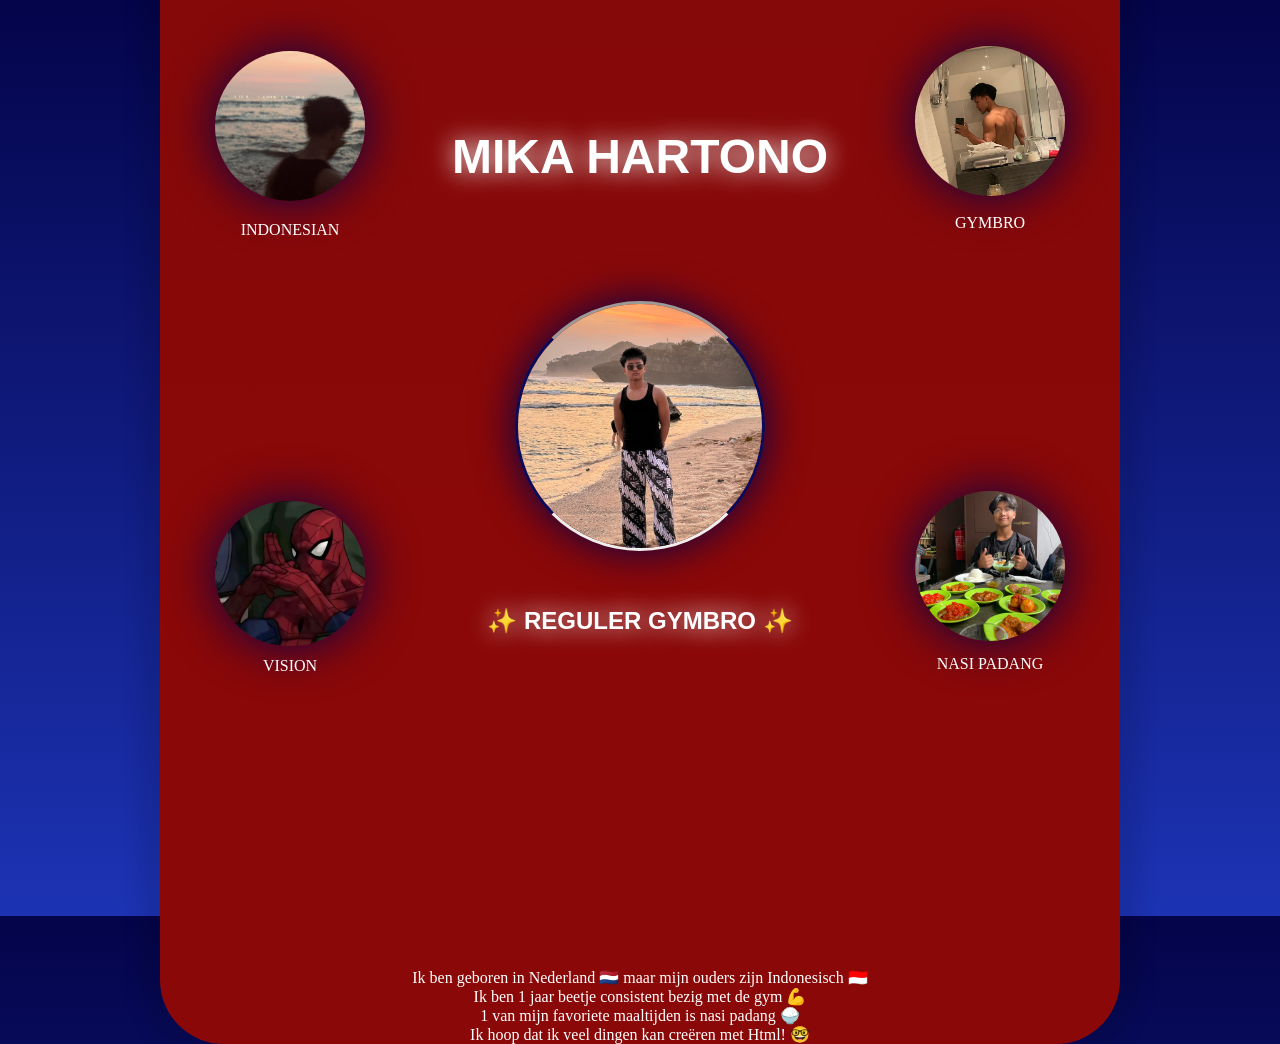
<file: index.html>
<!DOCTYPE html>
<html lang="nl">
     <head>
        <meta charset="UTF-8">
        <meta name="viewport" content="width=device-width, initial-scale=1.0">
        <title>FDND Maik's visite kaartje</title>
        <link rel="stylesheet" href="styles/style.css">
    </head>
     
<body>

    <article>

        <header>

            <h1>MIKA HARTONO</h1>
    
            <h2>✨ REGULER GYMBRO ✨</h2>

        </header>

        <img id="foto-pantai" src="scripts/pantai.jpg" alt="pantai">

        <img id="foto-vision" src="scripts/vision.jpg" alt="vision">

        <img id="foto-backpica" src="scripts/backpica.jpg" alt="backpica">

        <img id="foto-spiderman" src="scripts/spiderman.jpg" alt="spiderman">

        <img id="foto-nasipadang" src="scripts/nasipadang.jpg" alt="nasipadang">
    
        <p1> INDONESIAN </p1>
        <p2> GYMBRO </p2>
        <P3> VISION </P3>
        <P4> NASI PADANG </P4>

        <ul1>Ik ben geboren in Nederland 🇳🇱 maar mijn ouders zijn Indonesisch 🇮🇩</ul1>
        <ul2>Ik ben 1 jaar beetje consistent bezig met de gym 💪</ul2>
        <ul3>1 van mijn favoriete maaltijden is nasi padang 🍚</ul3>
        <ul4>Ik hoop dat ik veel dingen kan creëren met Html! 🤓</ul4>

    </article>

</body>

</html>
</file>
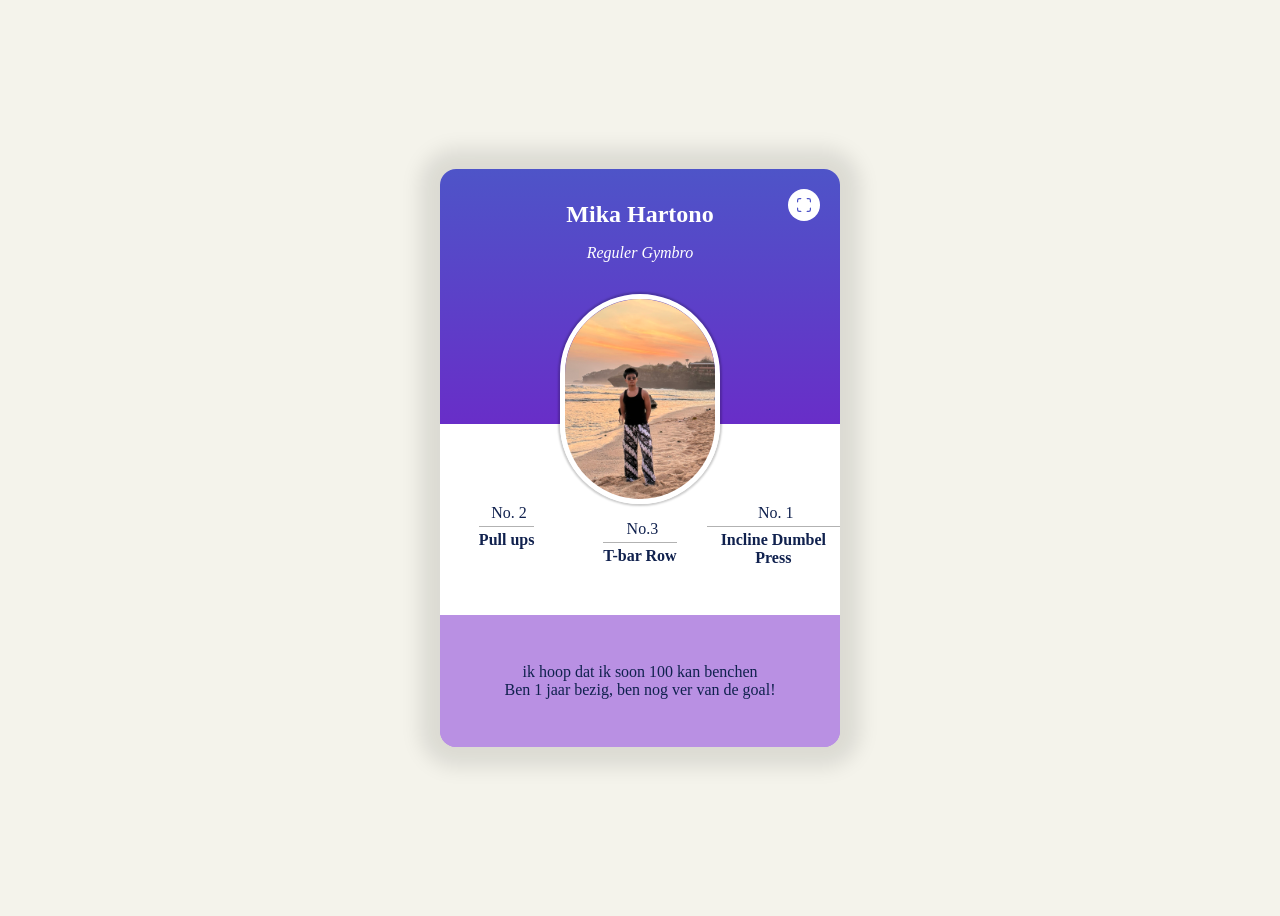
<file: old/index.html>
<!DOCTYPE html>
<html lang="nl">
  <head>
    <meta charset="UTF-8">
    <meta name="viewport" content="width=device-width, initial-scale=1.0">
    <title>FDND Visitekaartje</title>
    <link rel="stylesheet" href="styles/style.css">
  </head>
  <body>
    
    <article>
      
      <header>
        
        <h1>Mika Hartono</h1>
        
        <p class="slogan"><em>Reguler Gymbro</em></p>
        
        <button>
          <svg width="24" height="24" viewBox="0 0 24 24" stroke-width="1.5" stroke="#2c3e50" fill="none" stroke-linecap="round" stroke-linejoin="round">
            <title>Wijzig layout</title>
            <path stroke="none" d="M0 0h24v24H0z" fill="none"></path>
            <path d="M4 8v-2a2 2 0 0 1 2 -2h2"></path>
            <path d="M4 16v2a2 2 0 0 0 2 2h2"></path>
            <path d="M16 4h2a2 2 0 0 1 2 2v2"></path>
            <path d="M16 20h2a2 2 0 0 0 2 -2v-2"></path>
          </svg>
          <svg width="24" height="24" viewBox="0 0 24 24" stroke-width="1.5" stroke="red" fill="none" stroke-linecap="round" stroke-linejoin="round">
            <path stroke="none" d="M0 0h24v24H0z" fill="none"></path>
            <path d="M15 19v-2a2 2 0 0 1 2 -2h2"></path>
            <path d="M15 5v2a2 2 0 0 0 2 2h2"></path>
            <path d="M5 15h2a2 2 0 0 1 2 2v2"></path>
            <path d="M5 9h2a2 2 0 0 0 2 -2v-2"></path>
          </svg>
        </button>
        
      </header>
  
      <img src="assets/mika.jpg" alt="" width="800" height="800">

      <dl>
        <dt>Pull ups</dt>
        <dd>No. 2</dd>
        
        <dt>T-bar Row</dt>
        <dd>No.3</dd>
        
        <dt>Incline Dumbel Press</dt>
        <dd>No. 1</dd>
      </dl>
  
      <p> ik hoop dat ik soon 100 kan benchen <br> Ben 1 jaar bezig, ben nog ver van de goal!</p>
      
    </article>

    <script src="scripts/script.js"></script>
    
  </body>
</html>
</file>
<file: styles/style.css>
*{
    box-sizing: border-box;
}
html {
  background: linear-gradient(0deg, rgb(28, 51, 180), rgb(4, 4, 74) )
}
body {
  display: flex;
  justify-content: center;
  align-items: center;
  
  height: 100vh;
  
  font-family: open 'Gill Sans', 'Gill Sans MT', Calibri, 'Trebuchet MS', sans-serif;
  color: #ffffff; /* de tekst kleur wordt in hex kleuren bepaald. */
}

article {
  position: relative;
  
  display: flex;
  flex-direction: column;
  align-items: center;
  justify-content: end;
  
  width: 500vw;
  max-width: 60em;
  min-width: 50em;
  
  border-radius: 4rem;
  background: rgb(32, 53, 131);
  background: linear-gradient(0deg, rgb(138, 8, 8) 40%, #850909 100%);
  box-shadow: 0 0 20px 20px rgb(0 0 0 / .1);
  
  transition: .25s;
}

header {
  display: flex;
  flex-direction: column;
  align-items: center;
  justify-content: end;
}

h1 {
  margin: 2rem 0 1rem 0; 
  color: white;
  font-family: "Gill sans", sans-serif;
  font-size: 3em;
  text-shadow: 0 0 25px whitesmoke;
  position: relative;
  top: 225px;
  left: 0px;
}

h2 {
  margin: 2rem 0 1rem 0;
  color: #ffffff;
  font-family: "Gill sans", sans-serif;
  text-shadow: 0 0 25px whitesmoke;
  position: relative;
  top: 600px;
  left: 0px;

}

#foto-pantai {
    width: 250px;
    border-radius: 10em;
    box-shadow: 0px 0px 40px rgb(4, 4, 74);
    position: relative;
    top: 250px;
    right: 0px;
    border-style: inset solid;
    color: rgb(11, 11, 91);
}
#foto-vision {
    width: 150px;
    border-radius: 10em;
    box-shadow: 0px 0px 50px rgb(4, 4, 74);
    position: relative;
    bottom: 250px;
    right: 350px;
}
#foto-backpica {
    width: 150px;
    border-radius: 10em;
    box-shadow: 0px 0px 50px rgb(4, 4, 74);
    position: relative;
    bottom: 405px;
    left: 350px;
}
#foto-spiderman {
    width: 150px;
    border-radius: 10em;
    box-shadow: 0px 0px 50px rgb(4, 4, 74);
    position: relative;
    bottom: 100px;
    right: 350px;
}
#foto-nasipadang {
    width: 150px;
    border-radius: 10em;
    box-shadow: 0px 0px 50px rgb(4, 4, 74);
    text-shadow: 0 0 25px whitesmoke;
    position: relative;
    bottom: 255px;
    left: 350px;
}

p1 {
    position: relative;
    bottom: 675px;
    right: 350px;
}

p2 {
    position: relative;
    bottom: 700px;
    left: 350px;
}

p3 {
    position: relative;
    bottom: 275px;
    right: 350px;
}

p4 {
    position: relative;
    bottom: 295px;
    left: 350px;
}
</file>
<file: old/styles/style.css>
* {
  box-sizing: border-box; /* uitleg over wat dit is */
}

/* HTML */
/* Hier wordt met een 'type selector' een element in de html geselecteerd. */
/* Dit verwijst naar het <html> element. De <html> krijgt een lichtgele achtergrond. */

html {
  background:rgb(244, 243, 235);
}

/* BODY */
/* Hier wordt met een 'type selector' het <body> element geselecteerd. */
/* In de <body> wordt de inhoud met "display: flex" in het midden geplaats. */
/* En krijgt de <body> en alle inhoud een font en kleur. */
body {
  display: flex;
  justify-content: center;
  align-items: center;
  
  height: 100vh;
  
  font-family: open 'Gill Sans', 'Gill Sans MT', Calibri, 'Trebuchet MS', sans-serif;
  color: #10214e; /* de tekst kleur wordt in hex kleuren bepaald. */
}

/* ARTICLE */
/* Het <article> element krijgt hier de styling. */
/* De inhoud wordt met "display: flex" gepositioneerd en uitgelijnd. */
/* Er wordt een breedte meegegeven, een minimale en maximale breedte. */
/* Het <article> element krijgt een kleur, en nog meer ... */
article {
  position: relative;
  
  display: flex;
  flex-direction: column;
  align-items: center;
  justify-content: end;
  
  width: 50vw;
  max-width: 25em;
  min-width: 20em;
  
  border-radius: 1rem;
  background: rgb(95, 49, 212);
  background: linear-gradient(0deg, rgb(114, 32, 200) 40%, #4e54c8 100%);
  box-shadow: 0 0 20px 20px rgb(0 0 0 / .1);
  
  transition: .25s;
}

/* HEADER */
/* Hier wordt de inhoud van het <header> element gepositioneerd en uitgelijnd. */
header {
  display: flex;
  flex-direction: column;
  align-items: center;
  justify-content: end;
}

/* H1 */
/* Hier krijgt het <h1> element de styling. */
h1 {
  margin: 2rem 0 1rem 0; /* Margin is de ruimte om het element heen. Boven beginnen, met de klok mee */
  
  color: rgb(113, 45, 223); /* De tekst kleur wordt in rgb() bepaald. */
color: white;
}

/* P */
/* Hier krijgt de <p> met de class slogan de styling. */
/* Om een element met class te selecteren gebruik je een . in de selector */
p.slogan {
  font-size:1.00em;
  color:#ffffff;
}

/* BUTTON */
/* Hier krijgt de <button> de styling. */
button {
  position: absolute;
  right: 1rem;
  top: 1rem;
  
  width: 2.5rem;
  height: 2.5rem;
  padding: .25rem;
  
  border: none;
  border-radius: 50%; /* De border-radius geeft de <button> ronde hoekjes. */
  background: rgb(255, 255, 255);
  
  scale:.8;
  
  transition: .25s; /* Transities op het <button> element duren 0.25 seconden. */
}

/* Om de <button> styling te geven als iemand met de muis over het element beweegt gebruikt je :hover */
/* :hover is een 'Pseudo-class selector', daarmee worden interacties op het element gestyled. */
button:hover {
  cursor: pointer;
  background: darkgoldenrod;
}
/* Met de 'Pseudo-class selector' :focus kan je bepalen hoe het element er uit moet zien als de tab toets op het toetsenbord wordt gebruikt. */
button:focus {
  outline: none;
  background: darkgoldenrod;
}

/* In het <button> element staat een <svg> voor het icoon. */
/* Met een spatie worden alle elementen geselecteerd die in een ander element staan. */
button svg {
  position: absolute;
  top: calc(1.25rem - 12px);
  left: calc(1.25rem - 12px);
  
  stroke: #4e54c8;
  
  transition: .25s;
  transition-delay: .25s; /* Een transitie op het <svg> element begin 0.25 seconde later. */
}
/* Met een komma wordt in een keer de styling op de :hover en de :focus van het <svg> element bepaald. */
button:hover svg, button:focus svg {
  stroke: rgb(39, 9, 96);
}
/* Met de 'Pseudo-class selector' :nth-of-type() wordt een element geselecteerd op basis van de volgorde. */
/* Hier wordt het tweede <svg> element in de button geselecteerd. */
button svg:nth-of-type(2) {
  opacity: 0;
  
  transition-delay: 0ms;
}

/* IMG */
/* Hier krijgt het <img> element de styling. */
img {
  position: relative;
  top: 2rem;
  
  width: 10em;
  height: auto;
  
  border: 5px solid #fff;
  border-radius: 10em;
  box-shadow: 0 0 2px 2px rgb(0 0 0 /.2);
  
  transition: 1s .15s; /* Transition Shorthand notation: Transities op het img element duren 1 seconde en beginnen 0.15 seconde later */
}

/* DL, DT, DD  */
/* De eigenschappen zijn in de HTML opgemaakt in een Description List element (DL) */
/* De Description List element (DL) is een lijst met termen en beschrijvingen. */
/* In deze DL staan 3 groepen met code skills, in CSS is de layout van de DT elementen met een Grid gepositioneerd.  */

dl {
  display: grid;
  grid-template-columns: 1fr 1fr 1fr;
  grid-template-areas:
    "html-dd css-dd js-dd"
    "html-dt css-dt js-dt"
    ;
  justify-items: center;
  align-items: start;
  
  width: 100%;
  margin-top: -3rem;
  margin-bottom: 0;
  padding: 5rem 0 3rem;
  
  text-align: center;
  background: rgb(255 255 255);

  dt {
    margin-top: .25rem;
    padding-top: .25rem;
    
    border-top: 1px solid rgb(0 0 0 / 0.3);
    font-weight: bold;
    
    &:nth-of-type(1) {
      grid-area: html-dt;
    }
    
    &:nth-of-type(2) {
      grid-area: css-dt;
      translate:0 1rem;
    }
    
    &:nth-of-type(3) {
      grid-area: js-dt;
    }
  }

  dd {
    margin: 0;
    padding-left: .3rem;
    
    transition: .25s .3s;
    
    &:nth-of-type(2) {
      translate:0 1rem;
    }
  }
}

/* P */
/* Hier krijgen alle <p> elementen een styling. */
p {
  margin: 0;
}

/* Om alleen de <p> elementen te stylen die in het <article> staat gebruik je de > de 'Child combinator selector'.
/* Met de 'Child combinator selector' selecteer je alle <p> elementen die een directe  kinderen van het <article> zijn. */
/* Dit selecteert dus niet de <p> in de <header>. */
article > p {
  width: 100%;
  margin-top: 0;
  padding: 3rem 2rem;
  
  background: rgb(255 255 255 / 0.5);
  border-radius: 0 0 1rem 1rem;
  text-align: center;
}

/* Deze styles zijn van toepassing als op de knop wordt geklikt */
body.is-expanded {
  font-size: 1.15em;
}

body.is-expanded article {
  width: 60vw;
  max-width: 60vw;
}

body.is-expanded button svg:first-of-type {
  opacity: 0;
  transition-delay: 0ms;
}

body.is-expanded button svg:nth-of-type(2) {
  opacity: 1;
  transition-delay: .10s;
}

body.is-expanded dl dd {
  font-size: 1.75em;
}

body.is-expanded img {
  width: 15em;
}
</file>
